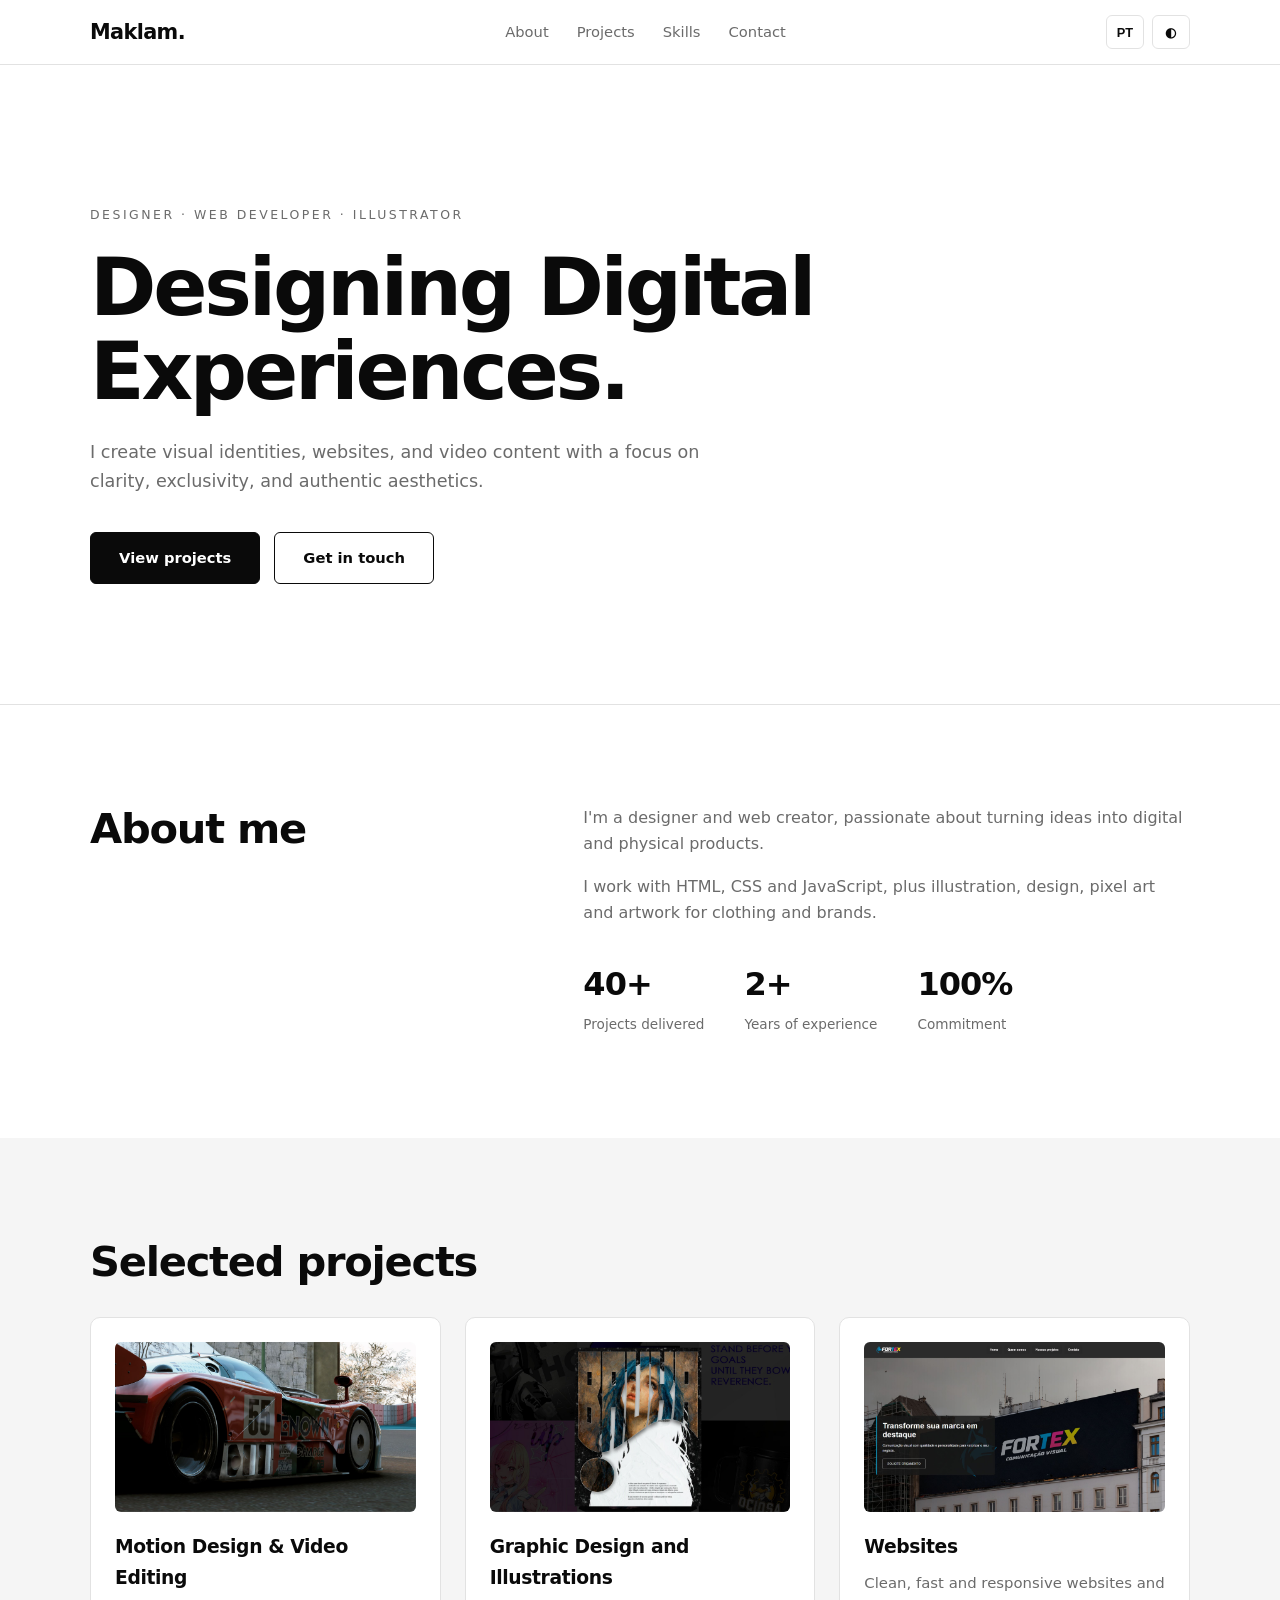
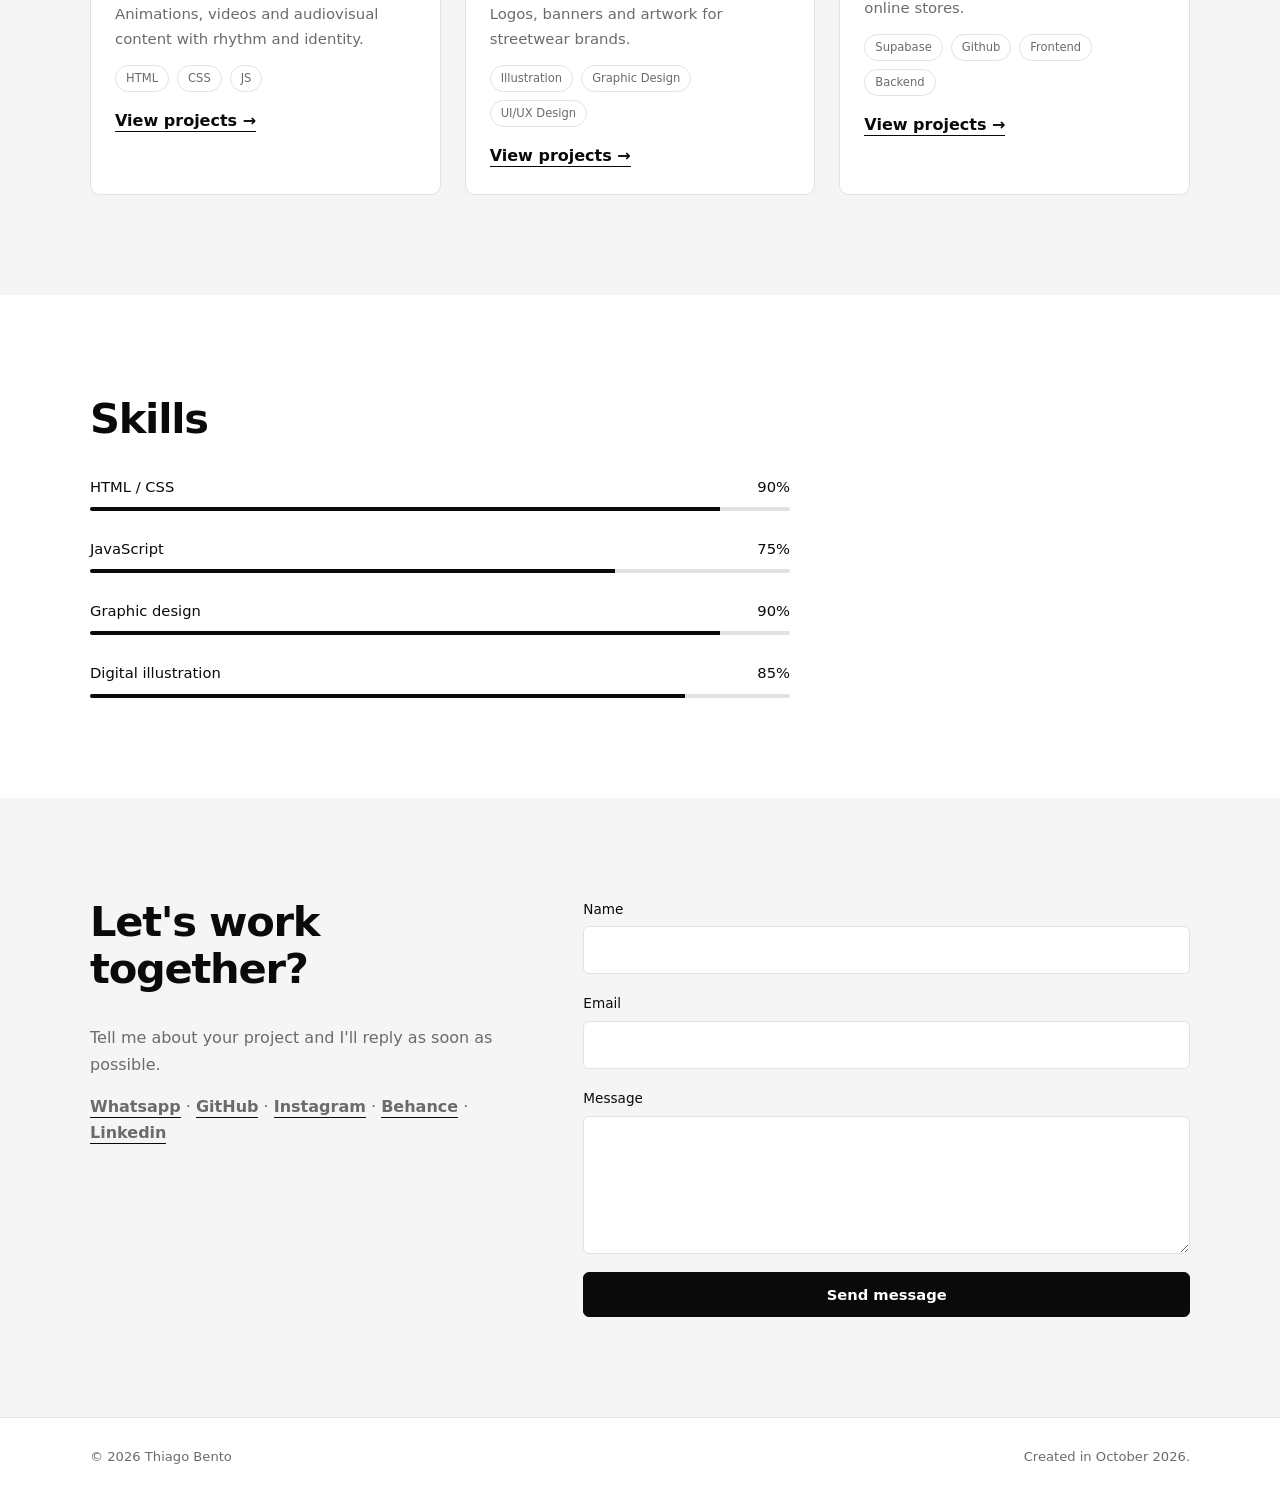
<file: index.html>
<!DOCTYPE html>
<html lang="pt-BR">

<head>
  <meta charset="UTF-8">
  <meta name="viewport" content="width=device-width, initial-scale=1">
  <title>Thiago Bento — Portfolio</title>
  <meta name="description" content="Designer, web developer and illustrator.">
  <link rel="stylesheet" href="style.css">
</head>

<body>
  <header class="header">
    <div class="container nav">
      <a href="#home" class="logo">Maklam<span>.</span></a>
      <nav id="menu" class="menu">
        <a href="#about" data-i18n="nav_about"></a>
        <a href="#projects" data-i18n="nav_projects"></a>
        <a href="#skills" data-i18n="nav_skills"></a>
        <a href="#contact" data-i18n="nav_contact"></a>
      </nav>
      <div class="actions">
        <button id="langBtn" class="btn-small" aria-label="Change language">EN</button>
        <button id="themeBtn" class="btn-small" aria-label="Toggle theme">◐</button>
        <button id="burger" class="btn-small burger" aria-label="Menu">☰</button>
      </div>
    </div>
  </header>

  <main>
    <section id="home" class="hero">
      <div class="container">
        <p class="eyebrow" data-i18n="hero_eyebrow"></p>
        <h1 data-i18n="hero_title"></h1>
        <p class="lead" data-i18n="hero_text"></p>
        <div class="cta">
          <a href="#projects" class="btn btn-solid" data-i18n="hero_cta1"></a>
          <a href="#contact" class="btn btn-outline" data-i18n="hero_cta2"></a>
        </div>
      </div>
    </section>

    <section id="about" class="section">
      <div class="container grid-2">
        <h2 data-i18n="about_title"></h2>
        <div>
          <p data-i18n="about_p1"></p>
          <p data-i18n="about_p2"></p>
          <ul class="stats">
            <li><strong>40+</strong><span data-i18n="stat1"></span></li>
            <li><strong>2+</strong><span data-i18n="stat2"></span></li>
            <li><strong>100%</strong><span data-i18n="stat3"></span></li>
          </ul>
        </div>
      </div>
    </section>

    <section id="projects" class="section alt">
      <div class="container">
        <h2 data-i18n="projects_title"></h2>
        <div class="cards">
          <article class="card">
            <div class="thumb">
              <img src="assets/motion.jpg" alt="Motion Design">
            </div>
            <h3 data-i18n="p1_title"></h3>
            <p data-i18n="p1_text"></p>
            <div class="tags"><span>HTML</span><span>CSS</span><span>JS</span></div>
            <a href="motion.html" class="link" data-i18n="view"></a>
          </article>
          <article class="card">
            <div class="thumb">
              <img src="assets/designs.jpg" alt="Designs">
            </div>
            <h3 data-i18n="p2_title"></h3>
            <p data-i18n="p2_text"></p>
            <div class="tags"><span>Illustration</span><span>Graphic Design</span><span>UI/UX Design</span></div>
            <a href="designs.html" class="link" data-i18n="view"></a>
          </article>
          <article class="card">
            <div class="thumb">
              <img src="assets/site.jpg" alt="Site">
            </div>
            <h3 data-i18n="p3_title"></h3>
            <p data-i18n="p3_text"></p>
            <div class="tags"><span>Supabase</span><span>Github</span><span>Frontend</span><span>Backend</span></div>
            <a href="sites.html" class="link" data-i18n="view"></a>
          </article>
        </div>
      </div>
    </section>

    <section id="skills" class="section">
      <div class="container">
        <h2 data-i18n="skills_title"></h2>
        <div class="skills">
          <div class="skill">
            <div class="skill-head"><span>HTML / CSS</span><span>90%</span></div>
            <div class="bar"><i style="--w:90%"></i></div>
          </div>
          <div class="skill">
            <div class="skill-head"><span>JavaScript</span><span>75%</span></div>
            <div class="bar"><i style="--w:75%"></i></div>
          </div>
          <div class="skill">
            <div class="skill-head"><span data-i18n="sk_design"></span><span>90%</span></div>
            <div class="bar"><i style="--w:90%"></i></div>
          </div>
          <div class="skill">
            <div class="skill-head"><span data-i18n="sk_illus"></span><span>85%</span></div>
            <div class="bar"><i style="--w:85%"></i></div>
          </div>
        </div>
      </div>
    </section>

    <section id="contact" class="section alt">
      <div class="container grid-2">
        <div>
          <h2 data-i18n="contact_title"></h2>
          <p data-i18n="contact_text"></p>
          <p><a class="link" href="https://wa.me/5564992100678" target="_blank" rel="noopener">Whatsapp</a> ·
            <a class="link" href="https://github.com/Maklam14" target="_blank" rel="noopener">GitHub</a> ·
            <a class="link" href="https://instagram.com/_maklam" target="_blank" rel="noopener">Instagram</a> ·
            <a class="link" href="https://instagram.com/_maklam" target="_blank" rel="noopener">Behance</a> ·
            <a class="link" href="https://instagram.com/_maklam" target="_blank" rel="noopener">Linkedin</a>
          </p>
        </div>
        <form id="form" class="form">
          <label><span data-i18n="f_name"></span><input name="name" required></label>
          <label><span data-i18n="f_email"></span><input name="email" type="email" required></label>
          <label><span data-i18n="f_msg"></span><textarea name="message" rows="5" required></textarea></label>
          <button class="btn btn-solid" type="submit" data-i18n="f_send"></button>
        </form>
      </div>
    </section>
  </main>

  <footer class="footer">
    <div class="container"><span>© <span id="year"></span> Thiago Bento</span><span data-i18n="footer"></span></div>
  </footer>
  <script src="script.js"></script>
</body>

</html>
</file>
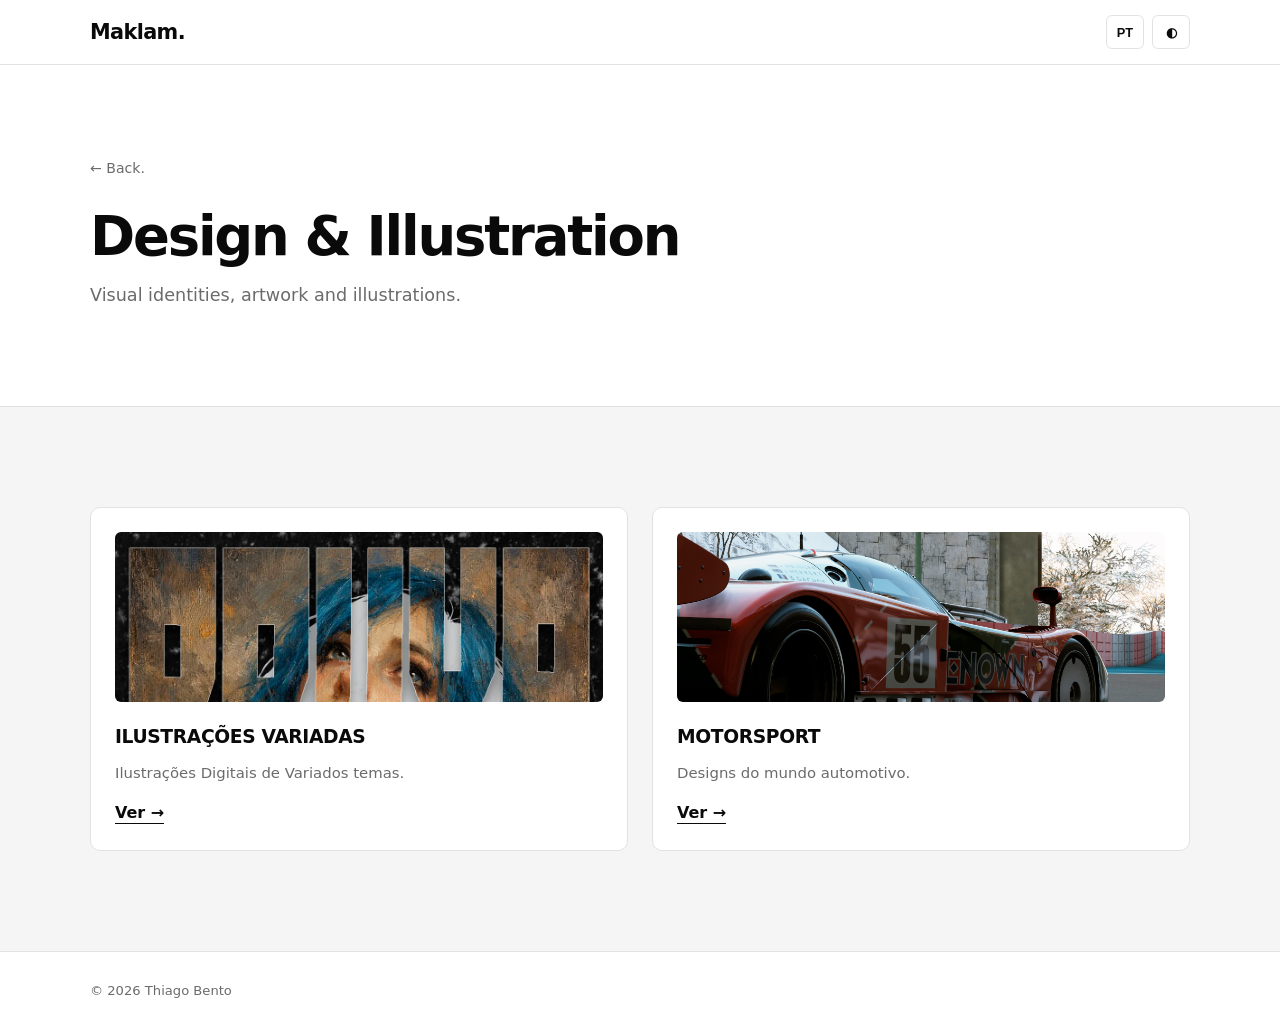
<file: designs.html>
<!DOCTYPE html>
<html lang="pt-BR">

<head>
  <meta charset="UTF-8">
  <meta name="viewport" content="width=device-width, initial-scale=1">
  <title>Designs — thiago Bento</title>
  <link rel="stylesheet" href="style.css">
</head>

<body>
  <header class="header">
    <div class="container nav">
      <a href="index.html" class="logo">Maklam<span>.</span></a>
      <div class="actions">
        <button id="langBtn" class="btn-small">EN</button>
        <button id="themeBtn" class="btn-small">◐</button>
      </div>
    </div>
  </header>

  <main>
    <section class="page-hero">
      <div class="container">
        <a href="index.html#projects" class="back" data-i18n="back"></a>
        <h1 data-i18n="design_title"></h1>
        <p class="lead" data-i18n="design_text"></p>
      </div>
    </section>

    <section class="section alt">
      <div class="container">
        <div class="cards">
          <article class="card">
            <div class="thumb"><img src="assets/design/5.jpg" alt="Projeto 1"></div>
            <h3>ILUSTRAÇÕES VARIADAS</h3>
            <p>Ilustrações Digitais de Variados temas.</p>
            <a href="#" class="link open-gallery"
              data-gallery="assets/design/1.jpg, assets/design/2.jpg, assets/design/3.jpg, assets/design/4.jpg, assets/design/5.jpg">Ver
              →</a>
          </article>
          <!-- copie o bloco <article> inteiro para cada novo projeto -->
          <article class="card">
            <div class="thumb"><img src="assets/motorsport/1.jpg" alt="Projeto 1"></div>
            <h3>MOTORSPORT</h3>
            <p>Designs do mundo automotivo.</p>
            <a href="#" class="link open-gallery"
              data-gallery="assets/motorsport/1.jpg, assets/motorsport/2.jpg, assets/motorsport/3.jpg, assets/motorsport/4.jpg, assets/motorsport/5.jpg,
              assets/motorsport/6.png, assets/motorsport/7.jpg, assets/motorsport/8.jpg">Ver
              →</a>
          </article>
        </div>
      </div>
    </section>
  </main>

  <footer class="footer">
    <div class="container"><span>© <span id="year"></span> Thiago Bento</span></div>
  </footer>

  <div class="modal" id="modal" aria-hidden="true">
    <button class="modal-close" id="modalClose" aria-label="Close">✕</button>
    <div class="modal-body">
      <h3 id="modalTitle"></h3>
      <div class="gallery" id="gallery"></div>
    </div>
  </div>
  <div class="lightbox" id="lightbox">
    <button class="lightbox-close" id="lightboxClose" aria-label="Close">✕</button>
    <img id="lightboxImg" alt="">
  </div>
  <script src="script.js"></script>
</body>

</html>
</file>
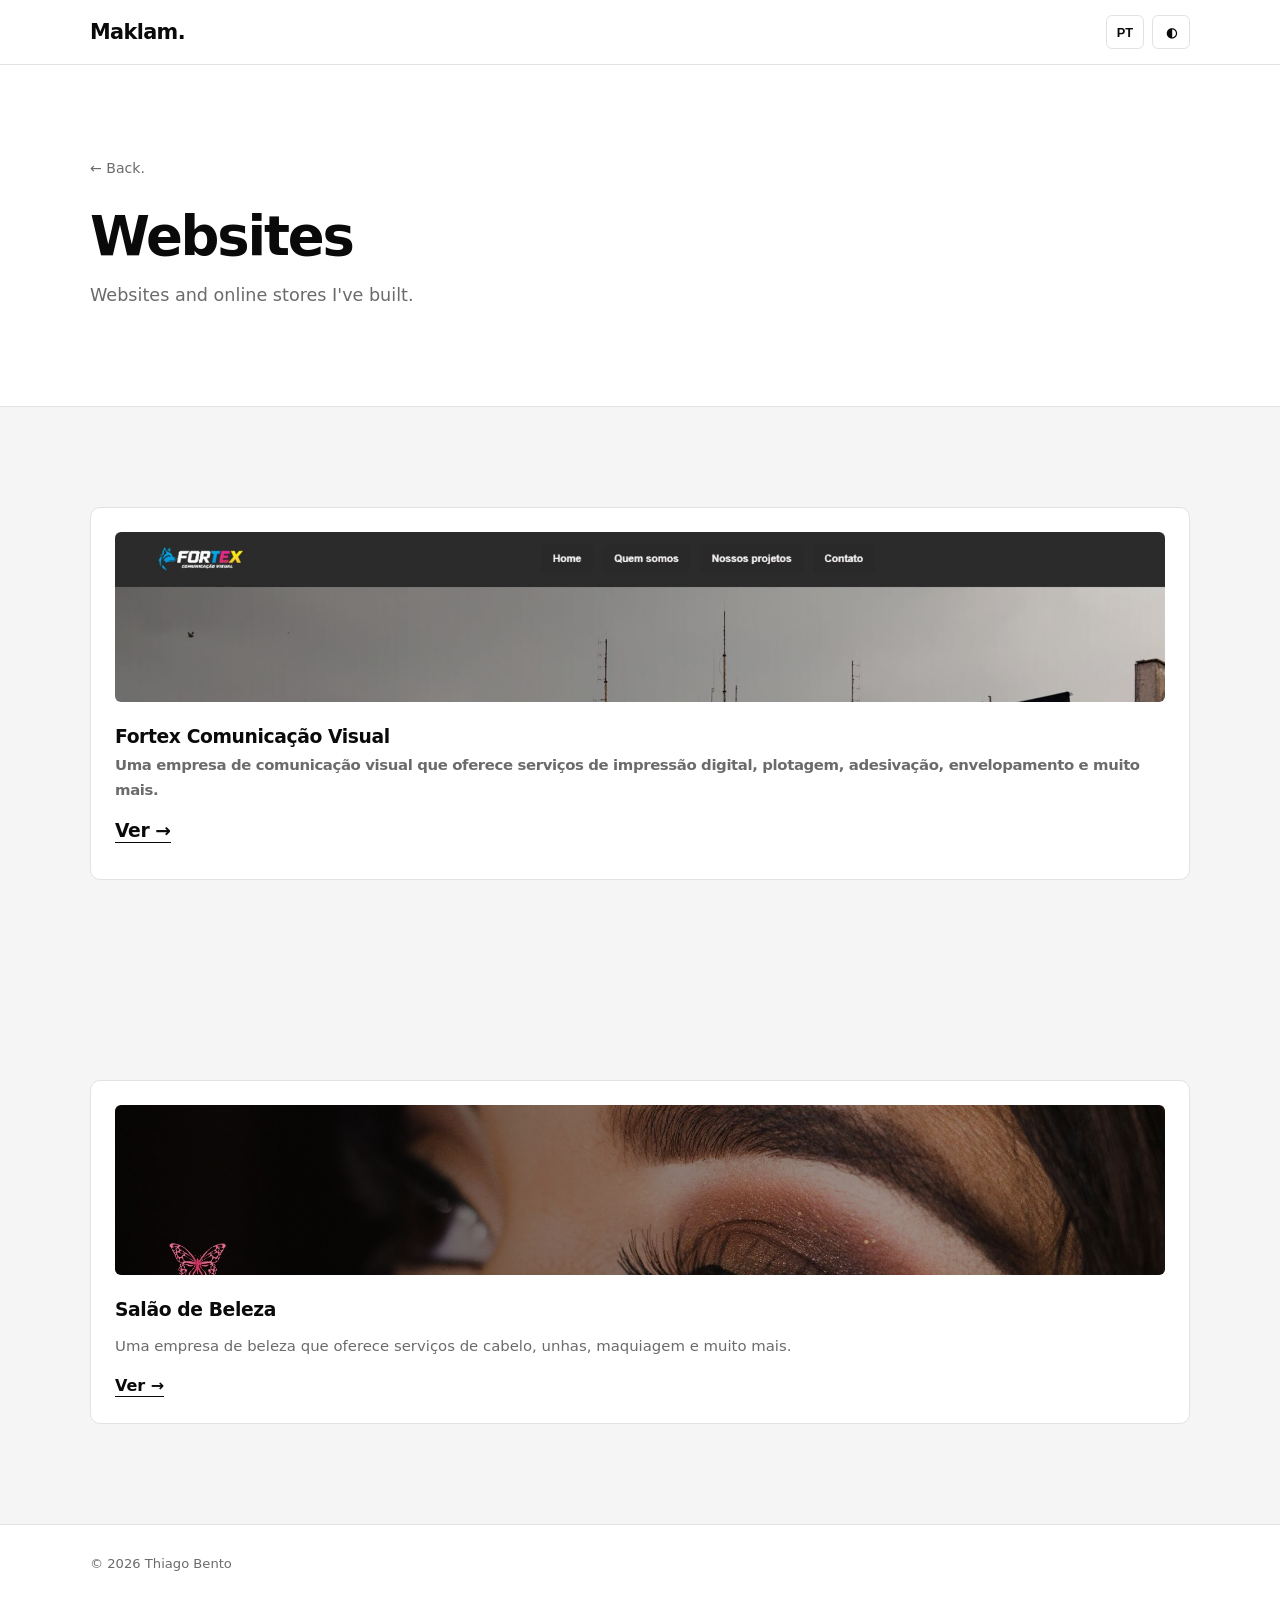
<file: sites.html>
<!DOCTYPE html>
<html lang="pt-BR">

<head>
  <meta charset="UTF-8">
  <meta name="viewport" content="width=device-width, initial-scale=1">
  <title>Sites - Thiago Bento</title>
  <link rel="stylesheet" href="style.css">
</head>

<body>
  <header class="header">
    <div class="container nav">
      <a href="index.html" class="logo">Maklam<span>.</span></a>
      <div class="actions">
        <button id="langBtn" class="btn-small">EN</button>
        <button id="themeBtn" class="btn-small">◐</button>
      </div>
    </div>
  </header>

  <main>
    <section class="page-hero">
      <div class="container">
        <a href="index.html#projects" class="back" data-i18n="back"></a>
        <h1 data-i18n="sites_title"></h1>
        <p class="lead" data-i18n="sites_text"></p>
      </div>
    </section>

    <section class="section alt">
      <div class="container">
        <div class="cards">
          <article class="card">
            <div class="thumb"><img src="assets/site.jpg" alt="FORTEX"></div>
            <h3>Fortex Comunicação Visual
            <p>Uma empresa de comunicação visual que oferece serviços de impressão digital, plotagem, adesivação, envelopamento e muito mais.</p>
            <a href="https://maklam14.github.io/fortex/" class="link" target="_blank" rel="noopener">Ver →</a>
          </article>
          <!-- copie o bloco <article> inteiro para cada novo projeto -->
        </div>
      </div>
    </section>

        <section class="section alt">
      <div class="container">
        <div class="cards">
          <article class="card">
            <div class="thumb"><img src="assets/design/SALAO BELEZA.jpg" alt="SALÃO"></div>
            <h3>Salão de Beleza</h3>
            <p>Uma empresa de beleza que oferece serviços de cabelo, unhas, maquiagem e muito mais.</p>
            <a href="https://maklam14.github.io/maria-site/" class="link" target="_blank" rel="noopener">Ver →</a>
          </article>
          <!-- copie o bloco <article> inteiro para cada novo projeto -->
        </div>
      </div>
    </section>
  </main>

  <footer class="footer">
    <div class="container"><span>© <span id="year"></span> Thiago Bento</span></div>
  </footer>
  <div class="modal" id="modal" aria-hidden="true">
    <button class="modal-close" id="modalClose" aria-label="Close">✕</button>
    <div class="modal-body">
      <h3 id="modalTitle"></h3>
      <div class="gallery" id="gallery"></div>
    </div>
  </div>

  <div class="lightbox" id="lightbox">
    <button class="lightbox-close" id="lightboxClose" aria-label="Close">✕</button>
    <img id="lightboxImg" alt="">
  </div>
  <script src="script.js"></script>
</body>

</html>
</file>
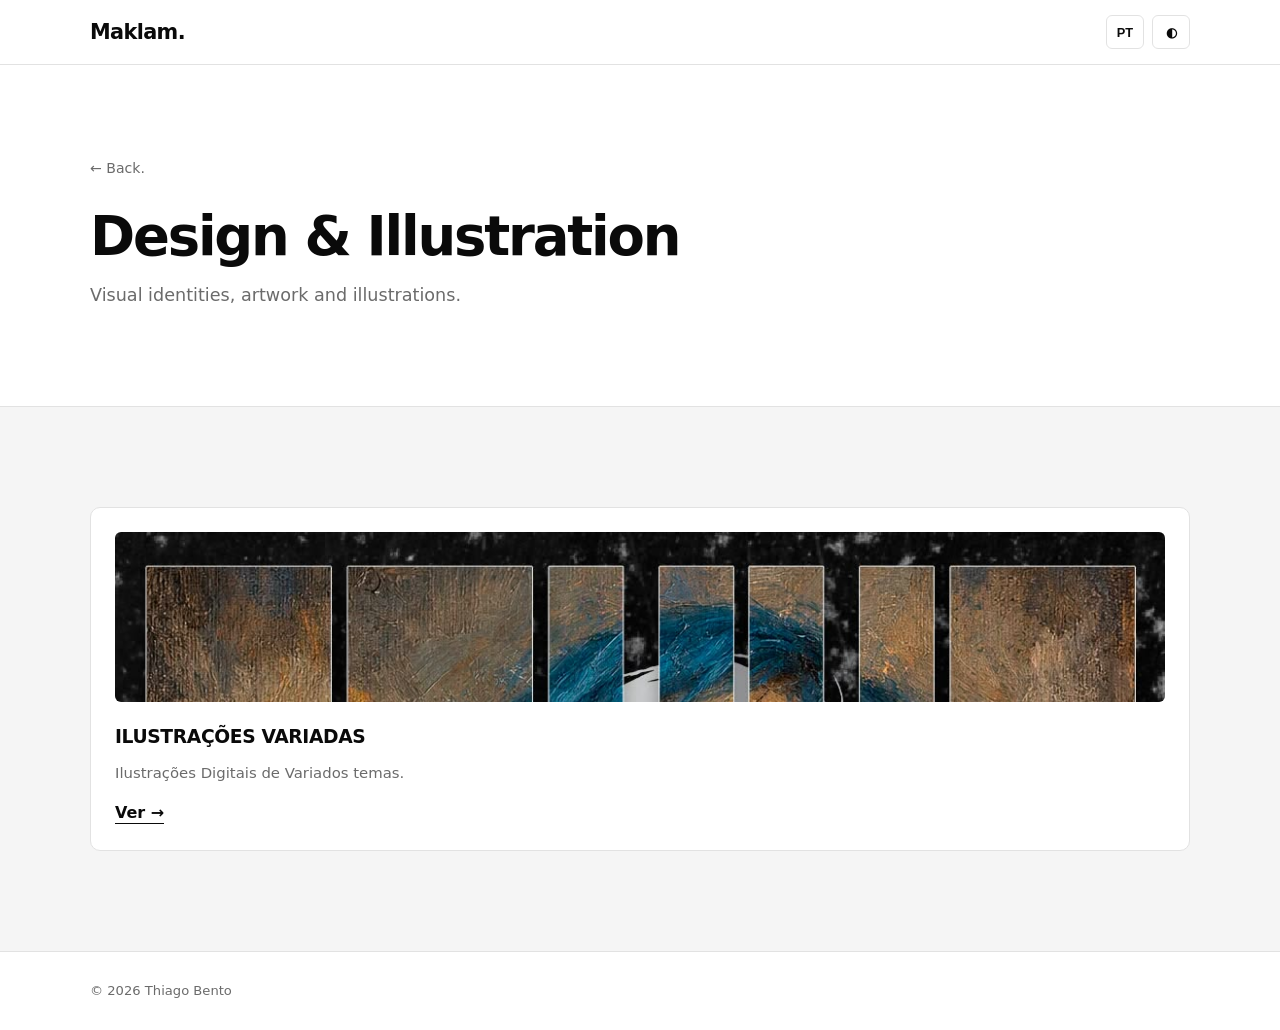
<file: portfolio/designs.html>
<!DOCTYPE html>
<html lang="pt-BR">

<head>
  <meta charset="UTF-8">
  <meta name="viewport" content="width=device-width, initial-scale=1">
  <title>Designs — thiago Bento</title>
  <link rel="stylesheet" href="style.css">
</head>

<body>
  <header class="header">
    <div class="container nav">
      <a href="index.html" class="logo">Maklam<span>.</span></a>
      <div class="actions">
        <button id="langBtn" class="btn-small">EN</button>
        <button id="themeBtn" class="btn-small">◐</button>
      </div>
    </div>
  </header>

  <main>
    <section class="page-hero">
      <div class="container">
        <a href="index.html#projects" class="back" data-i18n="back"></a>
        <h1 data-i18n="design_title"></h1>
        <p class="lead" data-i18n="design_text"></p>
      </div>
    </section>

    <section class="section alt">
      <div class="container">
        <div class="cards">
          <article class="card">
            <div class="thumb"><img src="assets/design/5.jpg" alt="Projeto 1"></div>
            <h3>ILUSTRAÇÕES VARIADAS</h3>
            <p>Ilustrações Digitais de Variados temas.</p>
            <a href="#" class="link open-gallery"
              data-gallery="assets/design/1.jpg, assets/design/2.jpg, assets/design/3.jpg, assets/design/4.jpg, assets/design/5.jpg">Ver
              →</a>
          </article>
          <!-- copie o bloco <article> inteiro para cada novo projeto -->
        </div>
      </div>
    </section>
  </main>

  <footer class="footer">
    <div class="container"><span>© <span id="year"></span> Thiago Bento</span></div>
  </footer>

  <div class="modal" id="modal" aria-hidden="true">
    <button class="modal-close" id="modalClose" aria-label="Close">✕</button>
    <div class="modal-body">
      <h3 id="modalTitle"></h3>
      <div class="gallery" id="gallery"></div>
    </div>
  </div>
  <div class="lightbox" id="lightbox">
    <button class="lightbox-close" id="lightboxClose" aria-label="Close">✕</button>
    <img id="lightboxImg" alt="">
  </div>
  <script src="script.js"></script>
</body>

</html>
</file>
<file: style.css>
:root {
    --bg: #fff;
    --fg: #0a0a0a;
    --muted: #6b6b6b;
    --line: #e2e2e2;
    --alt: #f5f5f5;
    --max: 1100px
}

[data-theme="dark"] {
    --bg: #0a0a0a;
    --fg: #fff;
    --muted: #a0a0a0;
    --line: #2a2a2a;
    --alt: #141414
}

* {
    box-sizing: border-box;
    margin: 0;
    padding: 0
}

html {
    scroll-behavior: smooth;
    scroll-padding-top: 72px
}

body {
    font-family: Inter, system-ui, -apple-system, "Segoe UI", Roboto, sans-serif;
    background: var(--bg);
    color: var(--fg);
    line-height: 1.65;
    transition: background .3s, color .3s
}

a {
    color: inherit;
    text-decoration: none
}

ul {
    list-style: none
}

.container {
    width: min(var(--max), 92%);
    margin: 0 auto
}

.header {
    position: sticky;
    top: 0;
    z-index: 10;
    background: color-mix(in srgb, var(--bg) 90%, transparent);
    backdrop-filter: blur(8px);
    border-bottom: 1px solid var(--line)
}

.nav {
    display: flex;
    align-items: center;
    justify-content: space-between;
    height: 64px
}

.logo {
    font-weight: 800;
    font-size: 1.3rem;
    letter-spacing: -.03em
}

.menu {
    display: flex;
    gap: 28px;
    font-size: .92rem
}

.menu a {
    color: var(--muted);
    transition: color .2s
}

.menu a:hover {
    color: var(--fg)
}

.actions {
    display: flex;
    gap: 8px
}

.btn-small {
    background: none;
    border: 1px solid var(--line);
    color: var(--fg);
    width: 38px;
    height: 34px;
    border-radius: 6px;
    cursor: pointer;
    font-size: .8rem;
    font-weight: 600;
    transition: .2s
}

.btn-small:hover {
    background: var(--fg);
    color: var(--bg)
}

.burger {
    display: none
}

.hero {
    padding: 140px 0 120px;
    border-bottom: 1px solid var(--line)
}

.eyebrow {
    text-transform: uppercase;
    letter-spacing: .2em;
    font-size: .78rem;
    color: var(--muted);
    margin-bottom: 20px
}

h1 {
    font-size: clamp(2.4rem, 7vw, 5rem);
    line-height: 1.05;
    letter-spacing: -.04em;
    max-width: 15ch;
    margin-bottom: 24px
}

.lead {
    max-width: 56ch;
    color: var(--muted);
    font-size: 1.1rem;
    margin-bottom: 36px
}

.cta {
    display: flex;
    gap: 14px;
    flex-wrap: wrap
}

.btn {
    display: inline-block;
    padding: 13px 28px;
    border-radius: 6px;
    border: 1px solid var(--fg);
    font-weight: 600;
    font-size: .92rem;
    cursor: pointer;
    transition: .2s;
    font-family: inherit
}

.btn-solid {
    background: var(--fg);
    color: var(--bg)
}

.btn-solid:hover {
    opacity: .82
}

.btn-outline {
    background: transparent;
    color: var(--fg)
}

.btn-outline:hover {
    background: var(--fg);
    color: var(--bg)
}

.section {
    padding: 100px 0
}

.alt {
    background: var(--alt)
}

h2 {
    font-size: clamp(1.8rem, 4vw, 2.6rem);
    letter-spacing: -.03em;
    line-height: 1.15;
    margin-bottom: 32px
}

.grid-2 {
    display: grid;
    grid-template-columns: 1fr 1.4fr;
    gap: 60px
}

.grid-2 p {
    color: var(--muted);
    margin-bottom: 16px
}

.stats {
    display: flex;
    gap: 40px;
    margin-top: 32px;
    flex-wrap: wrap
}

.stats strong {
    display: block;
    font-size: 2rem;
    color: var(--fg);
    letter-spacing: -.03em
}

.stats span {
    font-size: .85rem;
    color: var(--muted)
}

.cards {
    display: grid;
    grid-template-columns: repeat(auto-fit, minmax(280px, 1fr));
    gap: 24px
}

.card {
    background: var(--bg);
    border: 1px solid var(--line);
    border-radius: 10px;
    padding: 24px;
    transition: transform .25s, border-color .25s
}

.card:hover {
    transform: translateY(-6px);
    border-color: var(--fg)
}

.thumb {
    height: 170px;
    border-radius: 6px;
    background: var(--fg);
    color: var(--bg);
    display: grid;
    place-items: center;
    font-size: 2.6rem;
    font-weight: 800;
    margin-bottom: 20px;
    overflow: hidden;
}

.thumb img {
    width: 100%;
    height: 100%;
    object-fit: cover;
}

.card h3 {
    margin-bottom: 8px;
    letter-spacing: -.02em
}

.card p {
    color: var(--muted);
    font-size: .93rem;
    margin-bottom: 14px
}

.tags {
    display: flex;
    gap: 8px;
    flex-wrap: wrap;
    margin-bottom: 16px
}

.tags span {
    font-size: .72rem;
    border: 1px solid var(--line);
    padding: 3px 10px;
    border-radius: 99px;
    color: var(--muted)
}

.link {
    font-weight: 600;
    border-bottom: 1px solid var(--fg);
    padding-bottom: 1px
}

.skills {
    display: grid;
    gap: 26px;
    max-width: 700px
}

.skill-head {
    display: flex;
    justify-content: space-between;
    font-size: .92rem;
    margin-bottom: 8px;
    font-weight: 500
}

.bar {
    height: 4px;
    background: var(--line);
    border-radius: 4px;
    overflow: hidden
}

.bar i {
    display: block;
    height: 100%;
    width: 0;
    background: var(--fg);
    transition: width 1.2s ease
}

.skills.show .bar i {
    width: var(--w)
}

.form {
    display: grid;
    gap: 18px
}

.form label {
    display: grid;
    gap: 6px;
    font-size: .85rem;
    font-weight: 500
}

.form input,
.form textarea {
    padding: 12px 14px;
    border: 1px solid var(--line);
    background: var(--bg);
    color: var(--fg);
    border-radius: 6px;
    font: inherit
}

.form input:focus,
.form textarea:focus {
    outline: 2px solid var(--fg);
    outline-offset: 1px
}

.footer {
    border-top: 1px solid var(--line);
    padding: 28px 0;
    font-size: .82rem;
    color: var(--muted)
}

.footer .container {
    display: flex;
    justify-content: space-between;
    flex-wrap: wrap;
    gap: 8px
}

.reveal {
    opacity: 0;
    transform: translateY(24px);
    transition: .7s
}

.reveal.show {
    opacity: 1;
    transform: none
}

@media(max-width:760px) {
    .grid-2 {
        grid-template-columns: 1fr;
        gap: 20px
    }

    .burger {
        display: inline-block
    }

    .menu {
        position: absolute;
        top: 64px;
        left: 0;
        right: 0;
        background: var(--bg);
        flex-direction: column;
        padding: 20px 4%;
        gap: 16px;
        border-bottom: 1px solid var(--line);
        display: none
    }

    .menu.open {
        display: flex
    }

    .hero {
        padding: 90px 0
    }

    .section {
        padding: 70px 0
    }
}

@media(prefers-reduced-motion:reduce) {
    * {
        transition: none !important;
        scroll-behavior: auto !important
    }
}

.page-hero {
    padding: 90px 0 60px;
    border-bottom: 1px solid var(--line)
}

.page-hero h1 {
    font-size: clamp(2rem, 5vw, 3.4rem);
    max-width: 20ch;
    margin-bottom: 16px
}

.back {
    display: inline-block;
    margin-bottom: 28px;
    font-size: .88rem;
    color: var(--muted);
    transition: color .2s
}

.back:hover {
    color: var(--fg)
}

.modal {
    position: fixed;
    inset: 0;
    z-index: 50;
    background: color-mix(in srgb, var(--bg) 96%, transparent);
    overflow-y: auto;
    display: none;
    padding: 80px 0 60px
}

.modal.open {
    display: block
}

.modal-body {
    width: min(var(--max), 92%);
    margin: 0 auto
}

.modal-body h3 {
    font-size: clamp(1.5rem, 3vw, 2.2rem);
    letter-spacing: -.03em;
    margin-bottom: 28px
}

.modal-close {
    position: fixed;
    top: 20px;
    right: 4%;
    z-index: 51;
    width: 42px;
    height: 42px;
    border-radius: 50%;
    border: 1px solid var(--line);
    background: var(--bg);
    color: var(--fg);
    cursor: pointer;
    font-size: 1rem;
    transition: .2s
}

.modal-close:hover {
    background: var(--fg);
    color: var(--bg)
}

.gallery {
    columns: 3 280px;
    column-gap: 16px
}

.gallery img {
    width: 100%;
    display: block;
    margin-bottom: 16px;
    border-radius: 6px;
    border: 1px solid var(--line);
    cursor: zoom-in;
    transition: opacity .2s
}

.gallery img:hover {
    opacity: .85
}

.lightbox {
    position: fixed;
    inset: 0;
    z-index: 60;
    background: rgba(0, 0, 0, .95);
    display: none;
    overflow: auto
}

.lightbox.open {
    display: flex
}

.lightbox img {
    margin: auto;
    flex-shrink: 0;
    max-width: 96vw;
    max-height: 94vh;
    object-fit: contain;
    border-radius: 6px;
    cursor: zoom-in
}

.lightbox.zoomed img {
    max-width: none;
    max-height: none;
    width: 200vw;
    height: auto;
    cursor: zoom-out
}

.lightbox-close {
    position: fixed;
    top: 18px;
    right: 4%;
    z-index: 61;
    width: 42px;
    height: 42px;
    border-radius: 50%;
    border: 1px solid #444;
    background: #000;
    color: #fff;
    cursor: pointer;
    font-size: 1rem
}

.lightbox-close:hover {
    background: #fff;
    color: #000
}
</file>
<file: portfolio/style.css>
:root {
    --bg: #fff;
    --fg: #0a0a0a;
    --muted: #6b6b6b;
    --line: #e2e2e2;
    --alt: #f5f5f5;
    --max: 1100px
}

[data-theme="dark"] {
    --bg: #0a0a0a;
    --fg: #fff;
    --muted: #a0a0a0;
    --line: #2a2a2a;
    --alt: #141414
}

* {
    box-sizing: border-box;
    margin: 0;
    padding: 0
}

html {
    scroll-behavior: smooth;
    scroll-padding-top: 72px
}

body {
    font-family: Inter, system-ui, -apple-system, "Segoe UI", Roboto, sans-serif;
    background: var(--bg);
    color: var(--fg);
    line-height: 1.65;
    transition: background .3s, color .3s
}

a {
    color: inherit;
    text-decoration: none
}

ul {
    list-style: none
}

.container {
    width: min(var(--max), 92%);
    margin: 0 auto
}

.header {
    position: sticky;
    top: 0;
    z-index: 10;
    background: color-mix(in srgb, var(--bg) 90%, transparent);
    backdrop-filter: blur(8px);
    border-bottom: 1px solid var(--line)
}

.nav {
    display: flex;
    align-items: center;
    justify-content: space-between;
    height: 64px
}

.logo {
    font-weight: 800;
    font-size: 1.3rem;
    letter-spacing: -.03em
}

.menu {
    display: flex;
    gap: 28px;
    font-size: .92rem
}

.menu a {
    color: var(--muted);
    transition: color .2s
}

.menu a:hover {
    color: var(--fg)
}

.actions {
    display: flex;
    gap: 8px
}

.btn-small {
    background: none;
    border: 1px solid var(--line);
    color: var(--fg);
    width: 38px;
    height: 34px;
    border-radius: 6px;
    cursor: pointer;
    font-size: .8rem;
    font-weight: 600;
    transition: .2s
}

.btn-small:hover {
    background: var(--fg);
    color: var(--bg)
}

.burger {
    display: none
}

.hero {
    padding: 140px 0 120px;
    border-bottom: 1px solid var(--line)
}

.eyebrow {
    text-transform: uppercase;
    letter-spacing: .2em;
    font-size: .78rem;
    color: var(--muted);
    margin-bottom: 20px
}

h1 {
    font-size: clamp(2.4rem, 7vw, 5rem);
    line-height: 1.05;
    letter-spacing: -.04em;
    max-width: 15ch;
    margin-bottom: 24px
}

.lead {
    max-width: 56ch;
    color: var(--muted);
    font-size: 1.1rem;
    margin-bottom: 36px
}

.cta {
    display: flex;
    gap: 14px;
    flex-wrap: wrap
}

.btn {
    display: inline-block;
    padding: 13px 28px;
    border-radius: 6px;
    border: 1px solid var(--fg);
    font-weight: 600;
    font-size: .92rem;
    cursor: pointer;
    transition: .2s;
    font-family: inherit
}

.btn-solid {
    background: var(--fg);
    color: var(--bg)
}

.btn-solid:hover {
    opacity: .82
}

.btn-outline {
    background: transparent;
    color: var(--fg)
}

.btn-outline:hover {
    background: var(--fg);
    color: var(--bg)
}

.section {
    padding: 100px 0
}

.alt {
    background: var(--alt)
}

h2 {
    font-size: clamp(1.8rem, 4vw, 2.6rem);
    letter-spacing: -.03em;
    line-height: 1.15;
    margin-bottom: 32px
}

.grid-2 {
    display: grid;
    grid-template-columns: 1fr 1.4fr;
    gap: 60px
}

.grid-2 p {
    color: var(--muted);
    margin-bottom: 16px
}

.stats {
    display: flex;
    gap: 40px;
    margin-top: 32px;
    flex-wrap: wrap
}

.stats strong {
    display: block;
    font-size: 2rem;
    color: var(--fg);
    letter-spacing: -.03em
}

.stats span {
    font-size: .85rem;
    color: var(--muted)
}

.cards {
    display: grid;
    grid-template-columns: repeat(auto-fit, minmax(280px, 1fr));
    gap: 24px
}

.card {
    background: var(--bg);
    border: 1px solid var(--line);
    border-radius: 10px;
    padding: 24px;
    transition: transform .25s, border-color .25s
}

.card:hover {
    transform: translateY(-6px);
    border-color: var(--fg)
}

.thumb {
    height: 170px;
    border-radius: 6px;
    background: var(--fg);
    color: var(--bg);
    display: grid;
    place-items: center;
    font-size: 2.6rem;
    font-weight: 800;
    margin-bottom: 20px;
    overflow: hidden;
}

.thumb img {
    width: 100%;
    height: 100%;
    object-fit: cover;
}

.card h3 {
    margin-bottom: 8px;
    letter-spacing: -.02em
}

.card p {
    color: var(--muted);
    font-size: .93rem;
    margin-bottom: 14px
}

.tags {
    display: flex;
    gap: 8px;
    flex-wrap: wrap;
    margin-bottom: 16px
}

.tags span {
    font-size: .72rem;
    border: 1px solid var(--line);
    padding: 3px 10px;
    border-radius: 99px;
    color: var(--muted)
}

.link {
    font-weight: 600;
    border-bottom: 1px solid var(--fg);
    padding-bottom: 1px
}

.skills {
    display: grid;
    gap: 26px;
    max-width: 700px
}

.skill-head {
    display: flex;
    justify-content: space-between;
    font-size: .92rem;
    margin-bottom: 8px;
    font-weight: 500
}

.bar {
    height: 4px;
    background: var(--line);
    border-radius: 4px;
    overflow: hidden
}

.bar i {
    display: block;
    height: 100%;
    width: 0;
    background: var(--fg);
    transition: width 1.2s ease
}

.skills.show .bar i {
    width: var(--w)
}

.form {
    display: grid;
    gap: 18px
}

.form label {
    display: grid;
    gap: 6px;
    font-size: .85rem;
    font-weight: 500
}

.form input,
.form textarea {
    padding: 12px 14px;
    border: 1px solid var(--line);
    background: var(--bg);
    color: var(--fg);
    border-radius: 6px;
    font: inherit
}

.form input:focus,
.form textarea:focus {
    outline: 2px solid var(--fg);
    outline-offset: 1px
}

.footer {
    border-top: 1px solid var(--line);
    padding: 28px 0;
    font-size: .82rem;
    color: var(--muted)
}

.footer .container {
    display: flex;
    justify-content: space-between;
    flex-wrap: wrap;
    gap: 8px
}

.reveal {
    opacity: 0;
    transform: translateY(24px);
    transition: .7s
}

.reveal.show {
    opacity: 1;
    transform: none
}

@media(max-width:760px) {
    .grid-2 {
        grid-template-columns: 1fr;
        gap: 20px
    }

    .burger {
        display: inline-block
    }

    .menu {
        position: absolute;
        top: 64px;
        left: 0;
        right: 0;
        background: var(--bg);
        flex-direction: column;
        padding: 20px 4%;
        gap: 16px;
        border-bottom: 1px solid var(--line);
        display: none
    }

    .menu.open {
        display: flex
    }

    .hero {
        padding: 90px 0
    }

    .section {
        padding: 70px 0
    }
}

@media(prefers-reduced-motion:reduce) {
    * {
        transition: none !important;
        scroll-behavior: auto !important
    }
}

.page-hero {
    padding: 90px 0 60px;
    border-bottom: 1px solid var(--line)
}

.page-hero h1 {
    font-size: clamp(2rem, 5vw, 3.4rem);
    max-width: 20ch;
    margin-bottom: 16px
}

.back {
    display: inline-block;
    margin-bottom: 28px;
    font-size: .88rem;
    color: var(--muted);
    transition: color .2s
}

.back:hover {
    color: var(--fg)
}

.modal {
    position: fixed;
    inset: 0;
    z-index: 50;
    background: color-mix(in srgb, var(--bg) 96%, transparent);
    overflow-y: auto;
    display: none;
    padding: 80px 0 60px
}

.modal.open {
    display: block
}

.modal-body {
    width: min(var(--max), 92%);
    margin: 0 auto
}

.modal-body h3 {
    font-size: clamp(1.5rem, 3vw, 2.2rem);
    letter-spacing: -.03em;
    margin-bottom: 28px
}

.modal-close {
    position: fixed;
    top: 20px;
    right: 4%;
    z-index: 51;
    width: 42px;
    height: 42px;
    border-radius: 50%;
    border: 1px solid var(--line);
    background: var(--bg);
    color: var(--fg);
    cursor: pointer;
    font-size: 1rem;
    transition: .2s
}

.modal-close:hover {
    background: var(--fg);
    color: var(--bg)
}

.gallery {
    columns: 3 280px;
    column-gap: 16px
}

.gallery img {
    width: 100%;
    display: block;
    margin-bottom: 16px;
    border-radius: 6px;
    border: 1px solid var(--line);
    cursor: zoom-in;
    transition: opacity .2s
}

.gallery img:hover {
    opacity: .85
}

.lightbox {
    position: fixed;
    inset: 0;
    z-index: 60;
    background: rgba(0, 0, 0, .95);
    display: none;
    overflow: auto
}

.lightbox.open {
    display: flex
}

.lightbox img {
    margin: auto;
    flex-shrink: 0;
    max-width: 96vw;
    max-height: 94vh;
    object-fit: contain;
    border-radius: 6px;
    cursor: zoom-in
}

.lightbox.zoomed img {
    max-width: none;
    max-height: none;
    width: 200vw;
    height: auto;
    cursor: zoom-out
}

.lightbox-close {
    position: fixed;
    top: 18px;
    right: 4%;
    z-index: 61;
    width: 42px;
    height: 42px;
    border-radius: 50%;
    border: 1px solid #444;
    background: #000;
    color: #fff;
    cursor: pointer;
    font-size: 1rem
}

.lightbox-close:hover {
    background: #fff;
    color: #000
}
</file>
